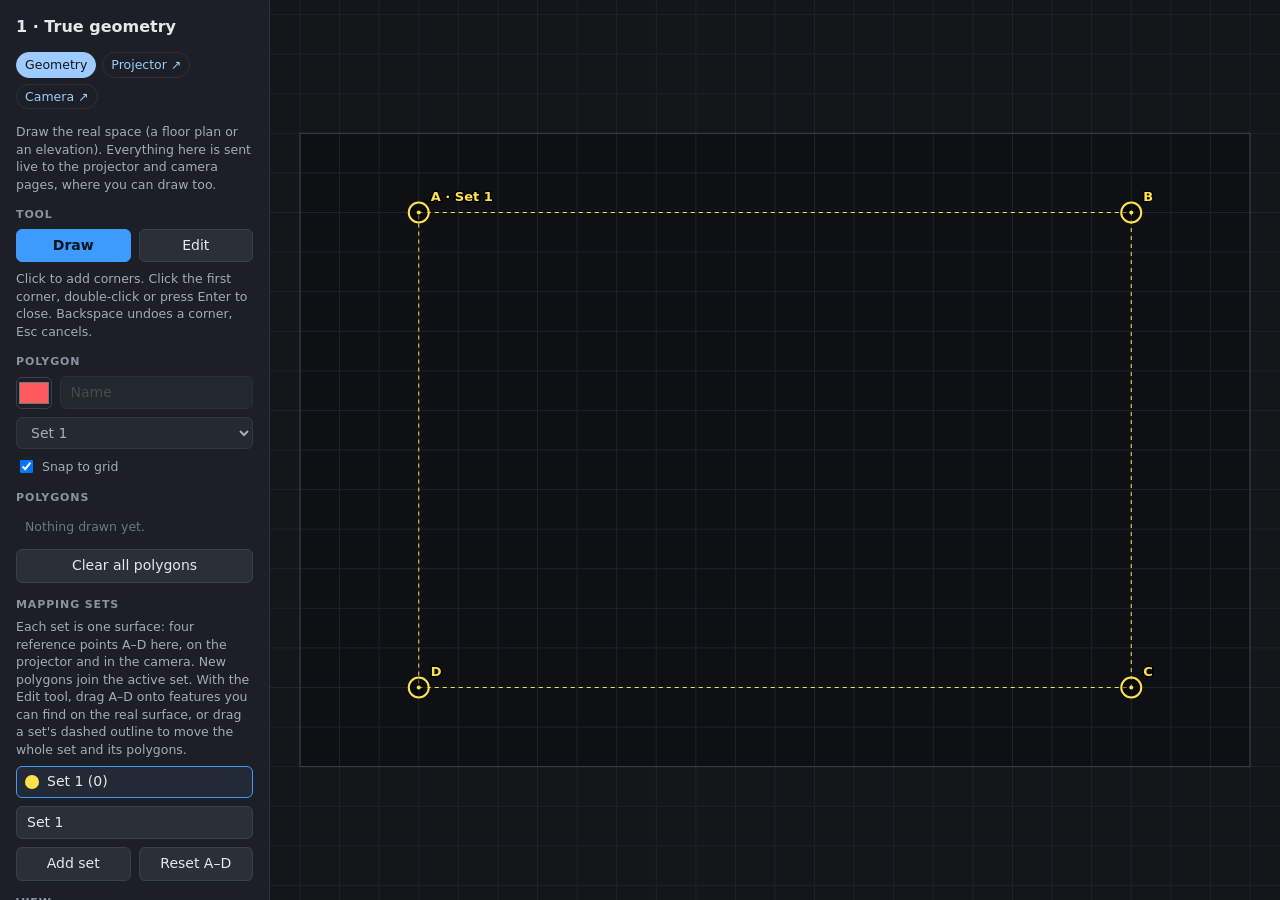
<file: index.html>
<!doctype html>
<html lang="en">
<head>
  <meta charset="utf-8">
  <meta name="viewport" content="width=device-width, initial-scale=1">
  <title>True Geometry · Projection Mapping</title>
  <link rel="stylesheet" href="style.css">
</head>
<body class="app">
  <aside>
    <h1>1 · True geometry</h1>
    <nav>
      <a class="here" href="index.html">Geometry</a>
      <a href="projector.html" target="_blank">Projector ↗</a>
      <a href="camera.html" target="_blank">Camera ↗</a>
    </nav>
    <p>Draw the real space (a floor plan or an elevation). Everything here is sent live to the projector and camera pages, where you can draw too.</p>

    <section>
      <h2>Tool</h2>
      <div class="row">
        <button id="tool-draw" class="active">Draw</button>
        <button id="tool-edit">Edit</button>
      </div>
      <p id="hint" style="margin-top:8px"></p>
    </section>

    <section>
      <h2>Polygon</h2>
      <div class="row">
        <input type="color" id="color" value="#ff5a5f" title="Colour">
        <input type="text" id="name" placeholder="Name" disabled>
      </div>
      <div class="row" style="margin-top:8px">
        <select id="poly-set" title="Mapping set this polygon belongs to" disabled></select>
      </div>
      <label class="check" style="margin-top:8px"><input type="checkbox" id="snap" checked> Snap to grid</label>
    </section>

    <section>
      <h2>Polygons</h2>
      <ul id="list" class="list"></ul>
      <button id="clear" class="danger" style="margin-top:8px;width:100%">Clear all polygons</button>
    </section>

    <section>
      <h2>Mapping sets</h2>
      <p>Each set is one surface: four reference points A–D here, on the projector and in the camera. New polygons join the active set. With the Edit tool, drag A–D onto features you can find on the real surface, or drag a set's dashed outline to move the whole set and its polygons.</p>
      <ul id="sets" class="list" style="margin-top:8px"></ul>
      <div class="row" style="margin-top:8px">
        <input type="text" id="set-name" placeholder="Set name">
      </div>
      <div class="row" style="margin-top:8px">
        <button id="add-set">Add set</button>
        <button id="reset-refs">Reset A–D</button>
      </div>
    </section>

    <section>
      <h2>View</h2>
      <p>Scroll to zoom. Drag empty space (Edit tool), or hold Space or the middle button and drag, to pan.</p>
      <div class="row" style="margin-top:8px">
        <button id="zoom-out" title="Zoom out (−)">−</button>
        <button id="zoom-fit" title="Fit the sheet (0)">Fit</button>
        <button id="zoom-in" title="Zoom in (+)">+</button>
      </div>
    </section>

    <section>
      <h2>Detected from camera</h2>
      <div class="readout" id="detected">—</div>
    </section>
  </aside>

  <main><canvas id="canvas"></canvas></main>

  <script src="shared.js"></script>
  <script src="editor.js"></script>
  <script src="geometry.js"></script>
</body>
</html>
</file>
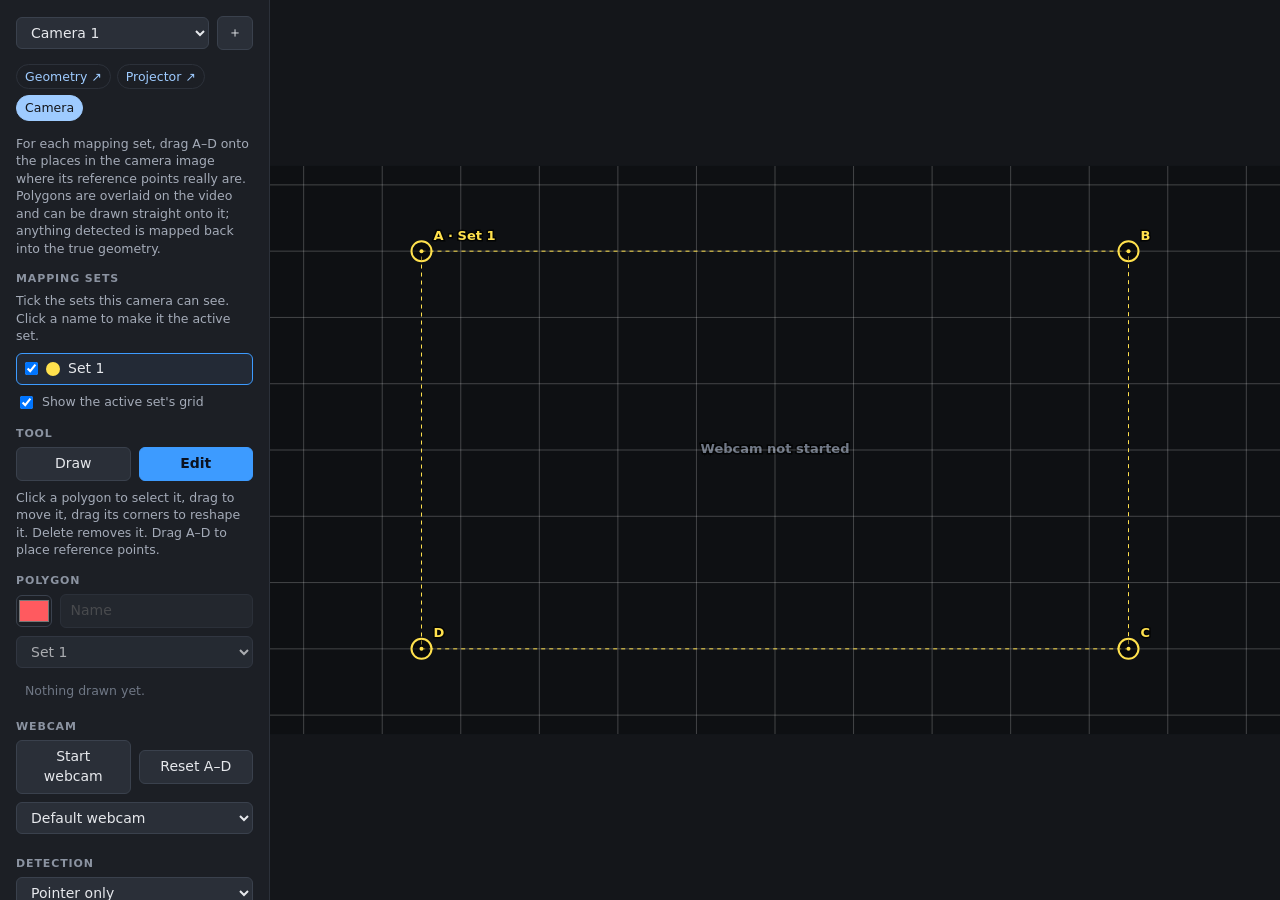
<file: camera.html>
<!doctype html>
<html lang="en">
<head>
  <meta charset="utf-8">
  <meta name="viewport" content="width=device-width, initial-scale=1">
  <title>Camera · Projection Mapping</title>
  <link rel="stylesheet" href="style.css">
</head>
<body class="app">
  <aside>
    <div class="row">
      <select id="view" title="Which camera this tab is"></select>
      <button id="new-view" title="Open another camera in a new tab" style="flex:none">＋</button>
    </div>
    <nav>
      <a href="index.html" target="_blank">Geometry ↗</a>
      <a href="projector.html" target="_blank">Projector ↗</a>
      <a class="here" href="camera.html">Camera</a>
    </nav>
    <p>For each mapping set, drag A–D onto the places in the camera image where its reference points really are. Polygons are overlaid on the video and can be drawn straight onto it; anything detected is mapped back into the true geometry.</p>

    <section>
      <h2>Mapping sets</h2>
      <p>Tick the sets this camera can see. Click a name to make it the active set.</p>
      <ul id="sets" class="list" style="margin-top:8px"></ul>
      <label class="check" style="margin-top:8px"><input type="checkbox" id="grid" checked> Show the active set's grid</label>
    </section>

    <section>
      <h2>Tool</h2>
      <div class="row">
        <button id="tool-draw">Draw</button>
        <button id="tool-edit">Edit</button>
      </div>
      <p id="hint" style="margin-top:8px"></p>
    </section>

    <section>
      <h2>Polygon</h2>
      <div class="row">
        <input type="color" id="color" value="#ff5a5f" title="Colour">
        <input type="text" id="name" placeholder="Name" disabled>
      </div>
      <div class="row" style="margin-top:8px">
        <select id="poly-set" title="Mapping set this polygon belongs to" disabled></select>
      </div>
      <ul id="list" class="list" style="margin-top:8px"></ul>
    </section>

    <section>
      <h2>Webcam</h2>
      <div class="row">
        <button id="start">Start webcam</button>
        <button id="reset">Reset A–D</button>
      </div>
      <select id="device" title="Which webcam to use" style="margin-top:8px"><option value="">Default webcam</option></select>
      <p id="status" style="margin-top:8px"></p>
    </section>

    <section>
      <h2>Detection</h2>
      <select id="mode">
        <option value="none">Pointer only</option>
        <option value="bright">Brightest spot (torch / laser)</option>
        <option value="motion">Motion</option>
      </select>
      <label class="check" style="margin-top:8px">Sensitivity
        <input type="range" id="sensitivity" min="0" max="100" value="60">
      </label>
      <p style="margin-top:8px">With the Edit tool, hovering over the image also sends that point, so you can test the mapping without a camera.</p>
    </section>

    <section>
      <h2>Mapped to true geometry</h2>
      <div class="readout" id="readout">—</div>
    </section>
  </aside>

  <main><canvas id="canvas"></canvas></main>
  <video id="video" playsinline muted hidden></video>

  <script src="shared.js"></script>
  <script src="editor.js"></script>
  <script src="camera.js"></script>
</body>
</html>
</file>
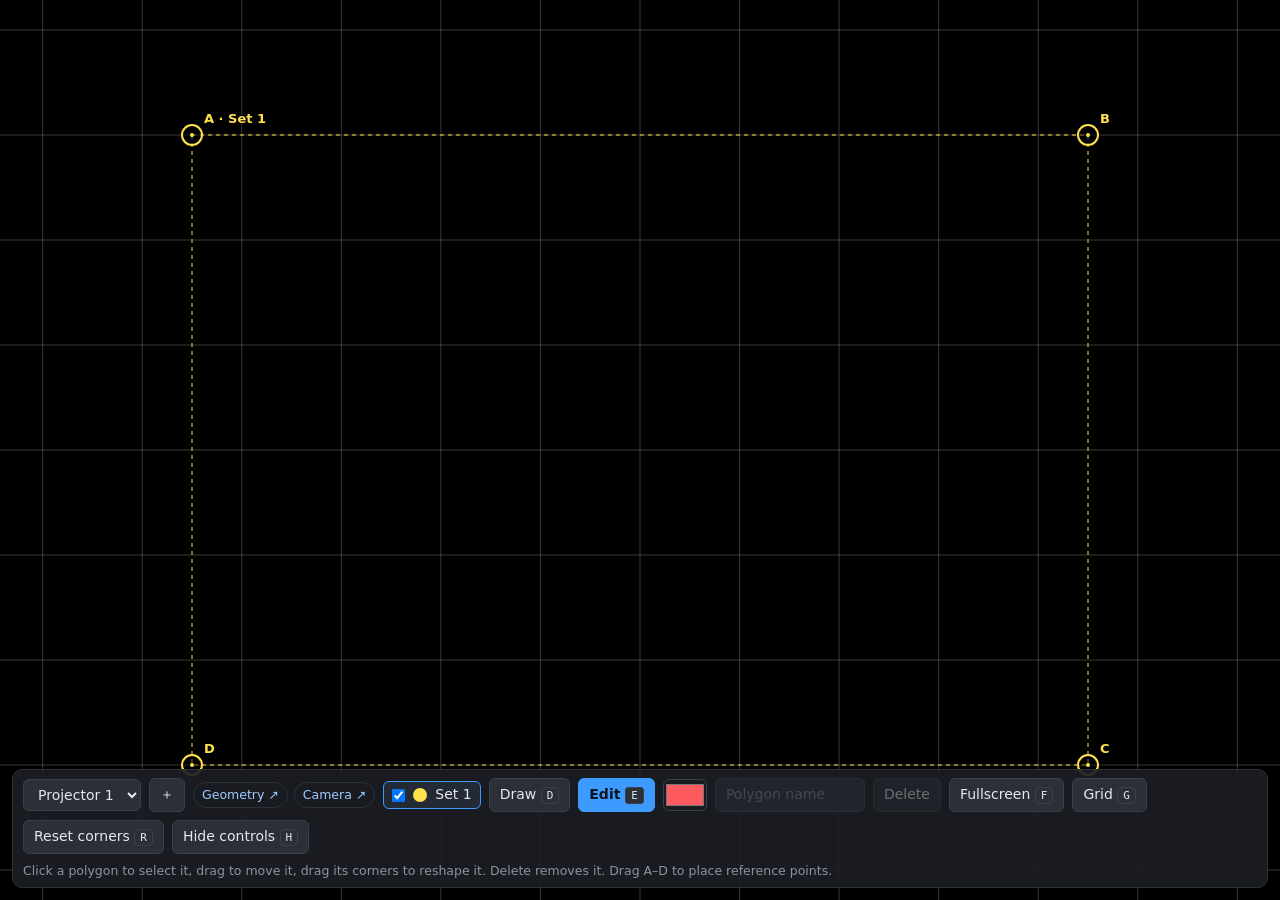
<file: projector.html>
<!doctype html>
<html lang="en">
<head>
  <meta charset="utf-8">
  <meta name="viewport" content="width=device-width, initial-scale=1">
  <title>Projector · Projection Mapping</title>
  <link rel="stylesheet" href="style.css">
</head>
<body class="projector">
  <canvas id="canvas"></canvas>

  <div id="bar">
    <select id="view" title="Which projector this tab is" style="width:auto"></select>
    <button id="new-view" title="Open another projector in a new tab">＋</button>
    <nav>
      <a href="index.html" target="_blank">Geometry ↗</a>
      <a href="camera.html" target="_blank">Camera ↗</a>
    </nav>
    <ul id="sets" class="list inline" title="Mapping sets shown by this projector"></ul>
    <button id="tool-draw">Draw <kbd>D</kbd></button>
    <button id="tool-edit">Edit <kbd>E</kbd></button>
    <input type="color" id="color" value="#ff5a5f" title="Colour">
    <input type="text" id="name" placeholder="Polygon name" style="width:150px" disabled>
    <button id="delete" class="danger" title="Delete the selected polygon">Delete</button>
    <button id="fullscreen">Fullscreen <kbd>F</kbd></button>
    <button id="grid">Grid <kbd>G</kbd></button>
    <button id="reset">Reset corners <kbd>R</kbd></button>
    <button id="hide">Hide controls <kbd>H</kbd></button>
    <span class="hint" id="hint"></span>
  </div>

  <script src="shared.js"></script>
  <script src="editor.js"></script>
  <script src="projector.js"></script>
</body>
</html>
</file>
<file: style.css>
* { box-sizing: border-box; }

html, body {
  height: 100%;
  margin: 0;
  background: #14161a;
  color: #e6e8ec;
  font: 14px/1.4 system-ui, -apple-system, "Segoe UI", sans-serif;
}

body.app { display: flex; }

aside {
  width: 270px;
  flex: none;
  padding: 16px;
  background: #1c1f25;
  border-right: 1px solid #2c313a;
  overflow-y: auto;
  display: flex;
  flex-direction: column;
  gap: 14px;
}

main { flex: 1; min-width: 0; position: relative; }

canvas { display: block; width: 100%; height: 100%; touch-action: none; }

h1 { font-size: 16px; margin: 0; }
h2 { font-size: 11px; margin: 0 0 6px; text-transform: uppercase; letter-spacing: 0.08em; color: #8b93a1; }
p { margin: 0; color: #a4abb8; font-size: 12.5px; }

nav { display: flex; gap: 6px; flex-wrap: wrap; }
nav a {
  color: #9ecbff;
  text-decoration: none;
  font-size: 12.5px;
  padding: 3px 8px;
  border: 1px solid #2c313a;
  border-radius: 999px;
}
nav a:hover { background: #262b33; }
nav a.here { color: #14161a; background: #9ecbff; border-color: #9ecbff; }

button, select, input[type="text"] {
  font: inherit;
  color: inherit;
  background: #2a2f38;
  border: 1px solid #3a414d;
  border-radius: 6px;
  padding: 6px 10px;
}
button { cursor: pointer; }
button:hover { background: #343b46; }
button.active { background: #3d9bff; border-color: #3d9bff; color: #0b1220; font-weight: 600; }
button.danger:hover { background: #7a2a2e; border-color: #a33; }
input[type="text"] { width: 100%; }
input[type="text"]:disabled { opacity: 0.5; }
input[type="color"] { width: 44px; height: 32px; padding: 0; border: 1px solid #3a414d; border-radius: 6px; background: none; }
input[type="range"] { width: 100%; }
select { width: 100%; }

.row { display: flex; gap: 8px; align-items: center; }
.row > button { flex: 1; }
label.check { display: flex; gap: 6px; align-items: center; color: #a4abb8; font-size: 12.5px; }

.list { list-style: none; margin: 0; padding: 0; display: flex; flex-direction: column; gap: 4px; }
.list li {
  display: flex; align-items: center; gap: 8px;
  padding: 5px 8px; border-radius: 6px; cursor: pointer;
  border: 1px solid transparent;
}
.list li:hover { background: #262b33; }
.list.inline { flex-direction: row; flex-wrap: wrap; }
.list.inline li { padding: 3px 8px; }
.list input[type="checkbox"] { margin: 0; }
.list li.selected { border-color: #3d9bff; background: #232a36; }
.list .swatch { width: 14px; height: 14px; border-radius: 3px; flex: none; }
.list .name { flex: 1; overflow: hidden; text-overflow: ellipsis; white-space: nowrap; }
.list button { padding: 0 7px; border: none; background: none; color: #8b93a1; }
.list button:hover { color: #ff6b6b; }
.list .empty { color: #6f7785; cursor: default; font-size: 12.5px; }

.readout {
  font: 12px/1.5 ui-monospace, SFMono-Regular, Menlo, monospace;
  background: #14161a; border: 1px solid #2c313a; border-radius: 6px;
  padding: 8px; min-height: 3.6em; white-space: pre-wrap; color: #c8ceda;
}

/* Projector page: nothing but the output and a hideable control strip. */
body.projector { background: #000; overflow: hidden; }
body.projector canvas { position: fixed; inset: 0; }
#bar {
  position: fixed; bottom: 12px; left: 12px; right: 12px;
  display: flex; gap: 8px; align-items: center; flex-wrap: wrap;
  padding: 8px 10px; border-radius: 10px;
  background: rgba(28, 31, 37, 0.9); border: 1px solid #2c313a;
}
#bar .hint { color: #8b93a1; font-size: 12.5px; flex-basis: 100%; }
#bar button:disabled { opacity: 0.4; cursor: default; }
body.clean #bar { display: none; }
body.clean { cursor: none; }
kbd {
  font: 11px ui-monospace, monospace; padding: 1px 5px; border-radius: 4px;
  border: 1px solid #3a414d; background: #2a2f38; color: #e6e8ec;
}
</file>
